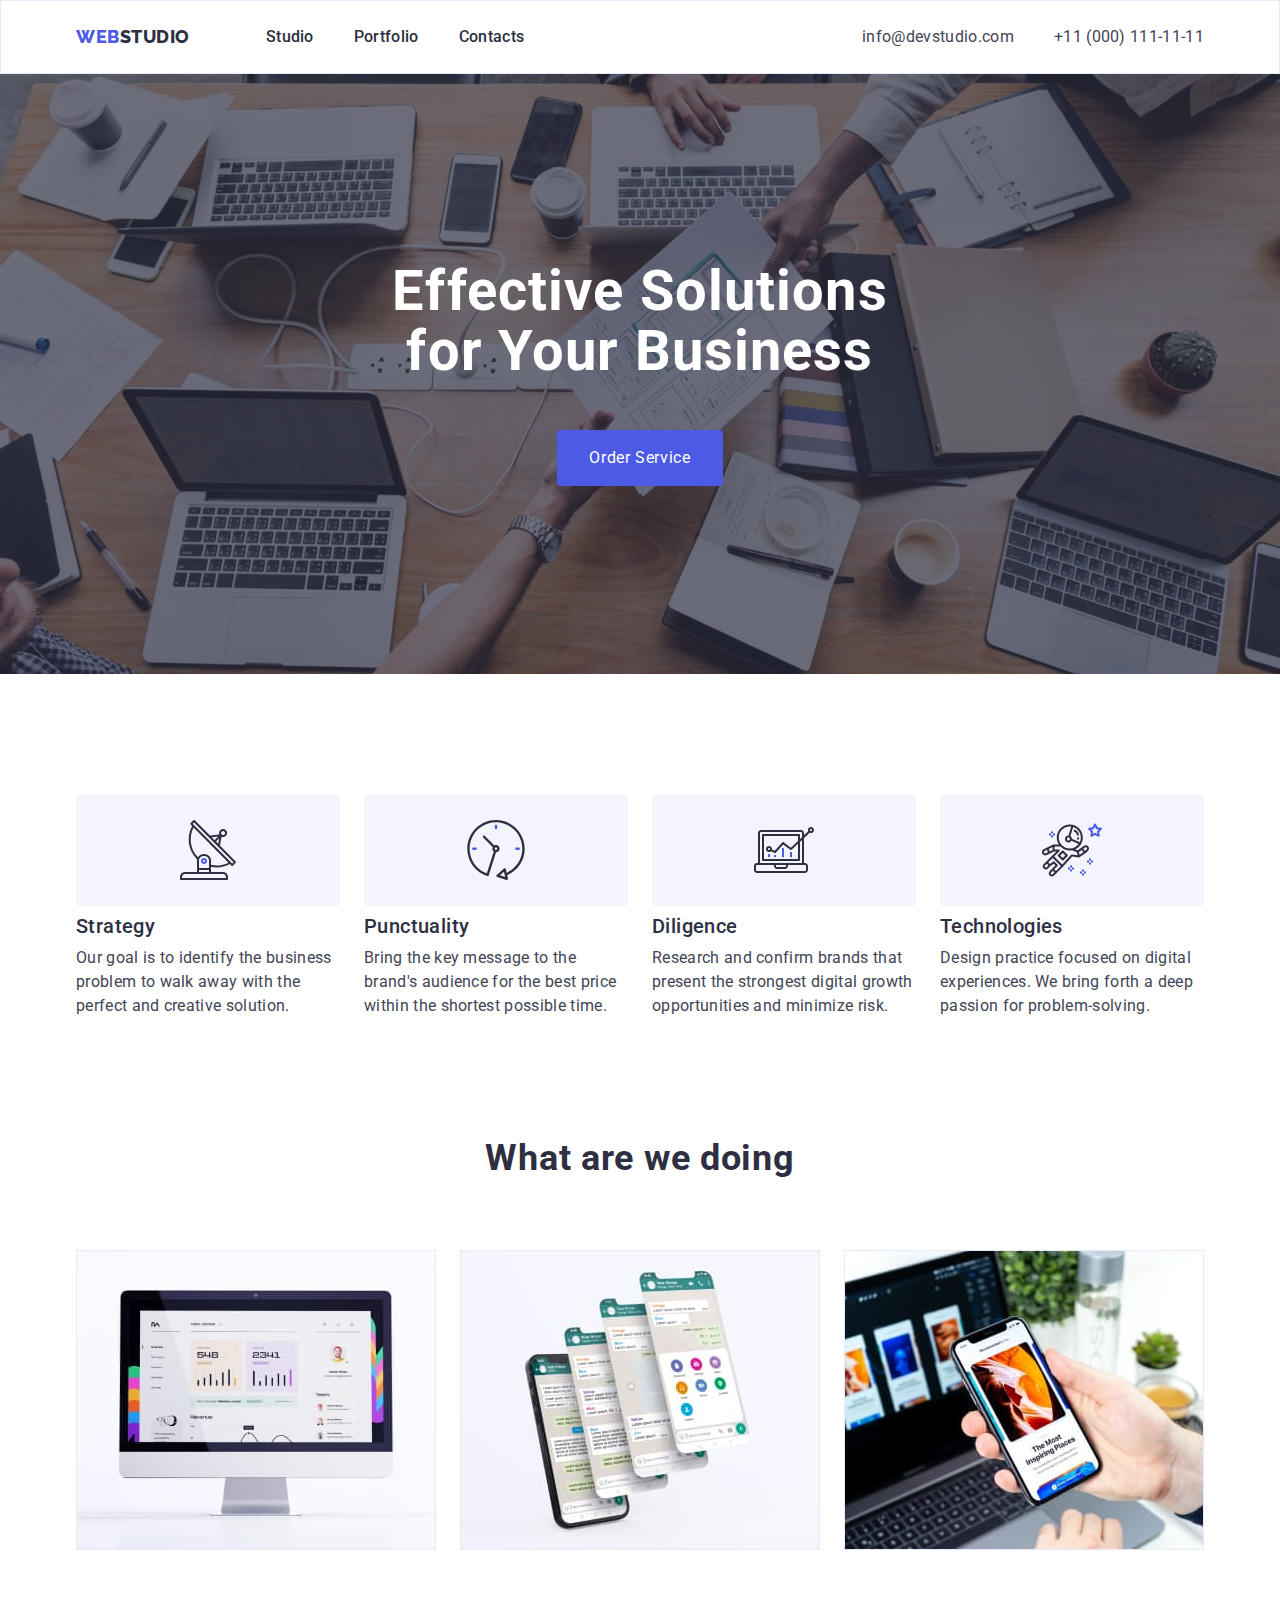
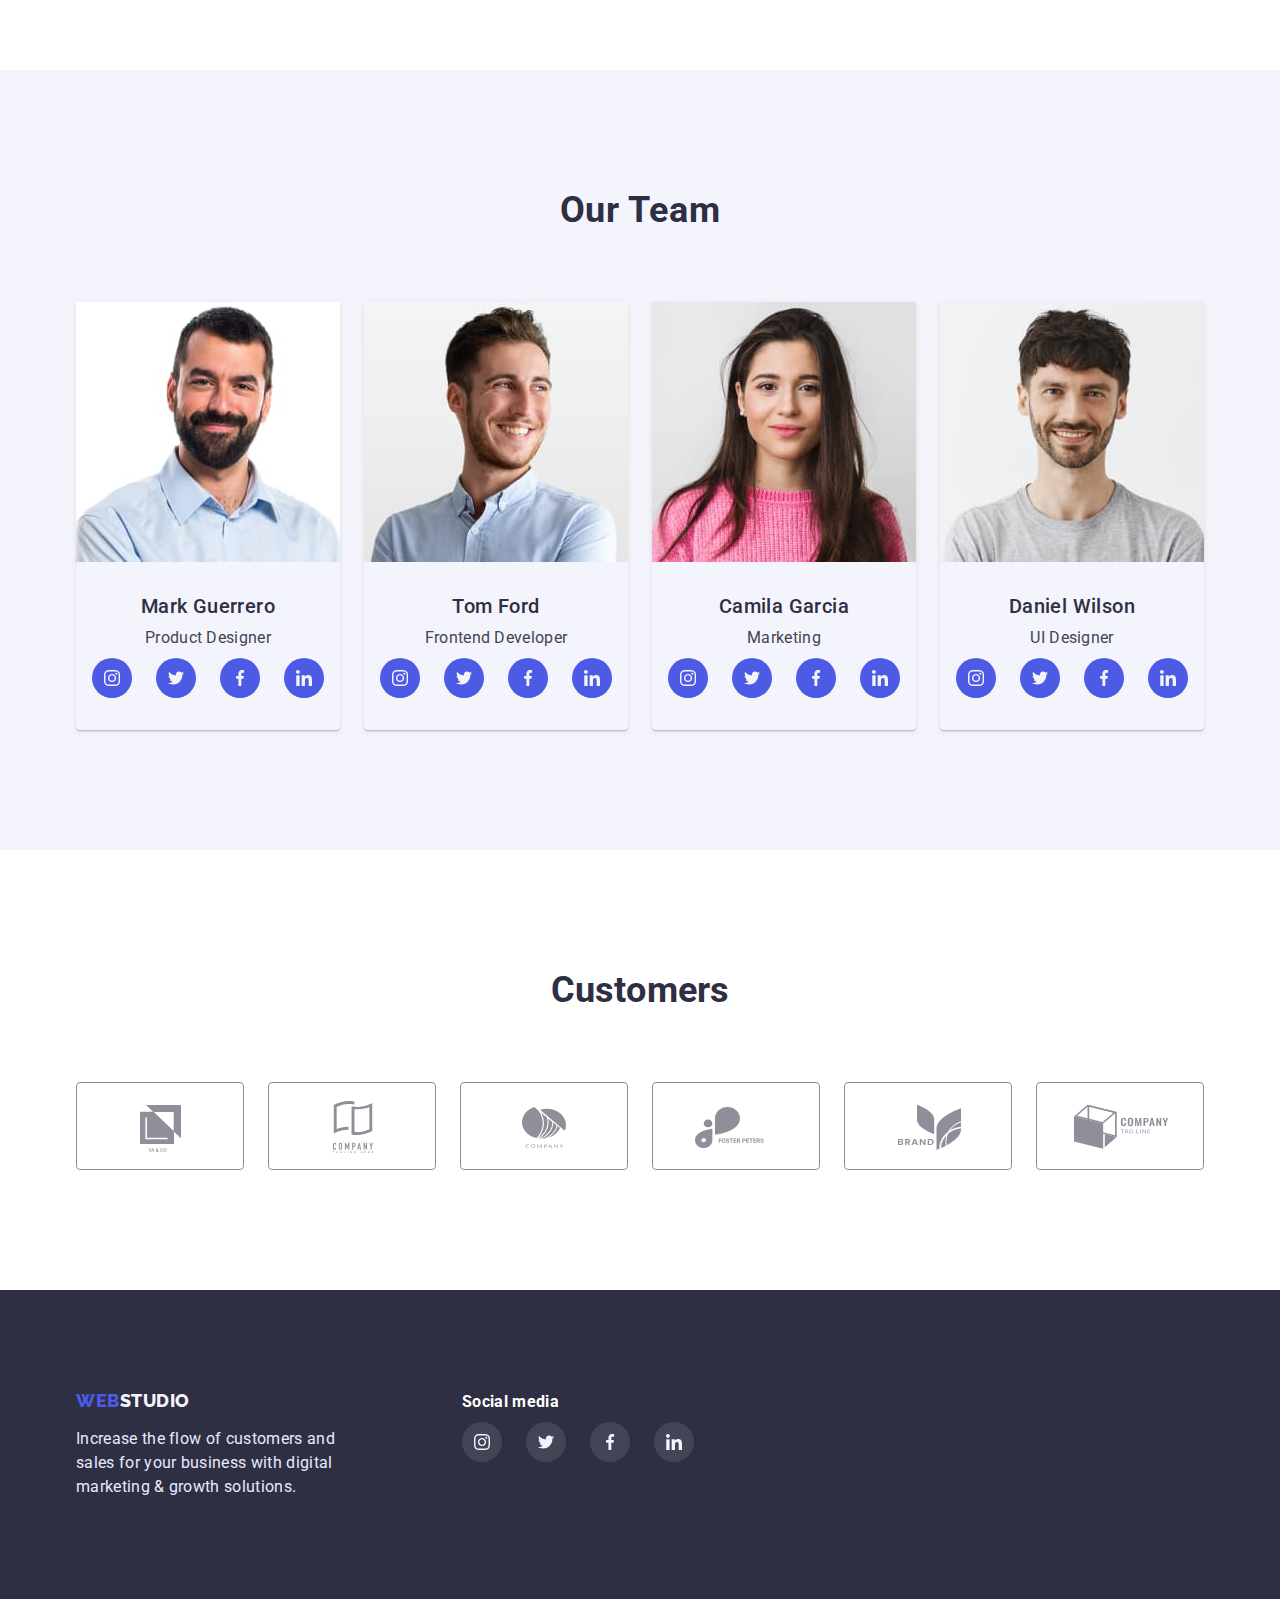
<file: index.html>
<!DOCTYPE html>
<html lang="en">

<head>
    <meta charset="UTF-8">
    <meta http-equiv="X-UA-Compatible" content="IE=edge">
    <meta name="viewport" content="width=device-width, initial-scale=1.0">
    <link rel="stylesheet"
        href="https://cdnjs.cloudflare.com/ajax/libs/modern-normalize/1.0.0/modern-normalize.min.css">
    <link rel="preconnect" href="https://fonts.googleapis.com">
    <link rel="preconnect" href="https://fonts.gstatic.com" crossorigin>
    <link
        href="https://fonts.googleapis.com/css2?family=Raleway:wght@800&family=Roboto:ital,wght@0,500;0,700;0,900;1,400&display=swap"
        rel="stylesheet">
    <title>WebStudio</title>
    <link rel="stylesheet" href="./CSS/style.css">

<body>
    <header class="header">
        <div class="container">
            <div class="header-container">
                <nav class="header-nav">
                    <a class="logo" href=" ./index.html"><span class="nameone">Web</span>Studio</a>

                    <ul class="navilinks">
                        <li>
                            <a href="index.html">Studio</a>
                        </li>
                        <li>
                            <a href="portfolio.html">Portfolio</a>
                        </li>
                        <li>
                            <a href="">Contacts</a>
                        </li>

                    </ul>
                </nav>
                <address>
                    <ul class="address">
                        <li>
                            <a href="mailto:info@devstudio.com"> info@devstudio.com </a>
                        </li>
                        <li>
                            <a href="tel:+110001111111">+11 (000) 111-11-11</a>
                        </li>
                    </ul>
                </address>
            </div>
        </div>
    </header>
    <main>

        <section class="hero">
            <div class="container">
                <h1 class="hero-title">Effective Solutions for Your Business</h1>
                <button class="orderbut" type="button ">Order Service</button>
            </div>
        </section>

        <section class="section-title">
            <div class="container">

                <!-- <h2>Strategy</h2> -->
                <ul class="title-container">
                    <li class="title-row">
                        <div class="title-box">
                            <svg class="title-icon">
                                <use href=" ./images/icons.svg#icon-antenna-1"></use>
                            </svg>
                        </div>
                        <h3 class=" title-name">Strategy</h3>
                        <p class="title-about">
                            Our goal is to identify the business problem to walk away with the perfect and
                            creative
                            solution.
                        </p>
                    </li>

                    <li class="title-row">
                        <div class="title-box">
                            <svg class="title-icon">
                                <use href=" ./images/icons.svg#icon-clock-1"></use>
                            </svg>
                        </div>
                        <h3 class="title-name">Punctuality</h3>
                        <p class="title-about">
                            Bring the key message to the brand's audience for the best price within the shortest
                            possible
                            time.
                        </p>
                    </li>

                    <li class="title-row">
                        <div class="title-box">
                            <svg class="title-icon">
                                <use href=" ./images/icons.svg#icon-diagram-1"></use>
                            </svg>
                        </div>
                        <h3 class="title-name">Diligence</h3>
                        <p class="title-about">
                            Research and confirm brands that present the strongest digital growth opportunities and
                            minimize
                            risk.
                        </p>
                    </li>

                    <li class="title-row">
                        <div class="title-box">
                            <svg class="title-icon">
                                <use href=" ./images/icons.svg#icon-astronaut-1"></use>
                            </svg>
                        </div>
                        <h3 class="title-name">Technologies</h3>
                        <p class="title-about">
                            Design practice focused on digital experiences. We bring forth a deep passion for
                            problem-solving.
                        </p>

                    </li>

                </ul>

            </div>
        </section>
        <section class="section-photo">
            <div class="container">
                <div class="photo">
                    <h2 class="about-job"> What are we doing </h2>

                    <ul class="photo-title">
                        <li class="image-title">
                            <img src="./images/photo71.jpg" alt="computer" width="360" height="300">
                        </li>
                        <li class="image-title">
                            <img src="./images/photo72.jpg" alt="messenger" width="360" height="300">
                        </li>
                        <li class="image-title">
                            <img src="./images/photo73.jpg" alt="phone" width="360" height="300">
                        </li>
                    </ul>
                </div>
            </div>

        </section>
        <section class="section-team">
            <div class="container">
                <h2 class="our-team">Our Team</h2>
                <ul class="team-class">
                    <li class="team-photo">
                        <img src="./images/mark.jpg" alt="mark" width="264" height="260">
                        <h3 class="team-name">Mark Guerrero</h3>
                        <p class="team-job">
                            Product Designer
                        </p>
                        <ul class="social-list">
                            <li class="social-item">
                                <a class="social-link" href="#">
                                    <svg class="social-icon">
                                        <use href="./images/icons.svg#icon-instagram-2"></use>
                                    </svg>
                                </a>
                            </li>
                            <li class="social-item">
                                <a class="social-link" href="#">
                                    <svg class="social-icon">
                                        <use href="./images/icons.svg#icon-twitter-1"></use>
                                    </svg>
                                </a>
                            </li>
                            <li class="social-item">
                                <a class="social-link" href="#">
                                    <svg class="social-icon">
                                        <use href="./images/icons.svg#icon-facebook-1"></use>
                                    </svg>
                                </a>
                            </li>
                            <li class="social-item">
                                <a class="social-link" href="#">
                                    <svg class="social-icon">
                                        <use href="./images/icons.svg#icon-linkedin-1"></use>
                                    </svg>
                                </a>
                            </li>
                        </ul>
                    </li>

                    <li class="team-photo">
                        <img src="./images/tom.jpg" alt="tom" width="264" height="260">
                        <h3 class="team-name"> Tom Ford </h3>
                        <p class="team-job">
                            Frontend Developer
                        </p>
                        <ul class="social-list">
                            <li class="social-item">
                                <a class="social-link" href="#">
                                    <svg class="social-icon">
                                        <use href="./images/icons.svg#icon-instagram-2"></use>
                                    </svg>
                                </a>
                            </li>
                            <li class="social-item">
                                <a class="social-link" href="#">
                                    <svg class="social-icon">
                                        <use href="./images/icons.svg#icon-twitter-1"></use>
                                    </svg>
                                </a>
                            </li>
                            <li class="social-item">
                                <a class="social-link" href="#">
                                    <svg class="social-icon">
                                        <use href="./images/icons.svg#icon-facebook-1"></use>
                                    </svg>
                                </a>
                            </li>
                            <li class="social-item">
                                <a class="social-link" href="#">
                                    <svg class="social-icon">
                                        <use href="./images/icons.svg#icon-linkedin-1"></use>
                                    </svg>
                                </a>
                            </li>
                        </ul>
                    </li>
                    <li class="team-photo">
                        <img src="./images/camila.jpg" alt="camila" width="264" height="260">
                        <h3 class="team-name">Camila Garcia</h3>
                        <p class="team-job">
                            Marketing
                        </p>
                        <ul class="social-list">
                            <li class="social-item">
                                <a class="social-link" href="#">
                                    <svg class="social-icon">
                                        <use href="./images/icons.svg#icon-instagram-2"></use>
                                    </svg>
                                </a>
                            </li>
                            <li class="social-item">
                                <a class="social-link" href="#">
                                    <svg class="social-icon">
                                        <use href="./images/icons.svg#icon-twitter-1"></use>
                                    </svg>
                                </a>
                            </li>
                            <li class="social-item">
                                <a class="social-link" href="#">
                                    <svg class="social-icon">
                                        <use href="./images/icons.svg#icon-facebook-1"></use>
                                    </svg>
                                </a>
                            </li>
                            <li class="social-item">
                                <a class="social-link" href="#">
                                    <svg class="social-icon">
                                        <use href="./images/icons.svg#icon-linkedin-1"></use>
                                    </svg>
                                </a>
                            </li>
                        </ul>
                    </li>
                    <li class="team-photo">
                        <img src="./images/daniel.jpg" alt="daniel" width="264" height="260">
                        <h3 class="team-name">Daniel Wilson</h3>
                        <p class="team-job">
                            UI Designer
                        </p>
                        <ul class="social-list">
                            <li class="social-item">
                                <a class="social-link" href="#">
                                    <svg class="social-icon">
                                        <use href="./images/icons.svg#icon-instagram-2"></use>
                                    </svg>
                                </a>
                            </li>
                            <li class="social-item">
                                <a class="social-link" href="#">
                                    <svg class="social-icon">
                                        <use href="./images/icons.svg#icon-twitter-1"></use>
                                    </svg>
                                </a>
                            </li>
                            <li class="social-item">
                                <a class="social-link" href="#">
                                    <svg class="social-icon">
                                        <use href="./images/icons.svg#icon-facebook-1"></use>
                                    </svg>
                                </a>
                            </li>
                            <li class="social-item">
                                <a class="social-link" href="#">
                                    <svg class="social-icon">
                                        <use href="./images/icons.svg#icon-linkedin-1"></use>
                                    </svg>
                                </a>
                            </li>
                        </ul>
                    </li>
                </ul>
            </div>
        </section>
        <section class="section-customers">
            <div class="container">
                <h2 class="customers-title"> Customers </h2>
                <ul class="customers-box">
                    <li class="customers-row">
                        <a class="customers-link" href="#">
                            <svg class="customers-icon">
                                <use href=" ./images/icons.svg#icon-yago"></use>
                            </svg>
                        </a>

                    </li>
            
                    <li class="customers-row">
                        <a class="customers-link" href="#">

                            <svg class="customers-icon">
                                <use href=" ./images/icons.svg#icon-company"></use>
                            </svg>
                        </a>
                    </li>
                    <li class="customers-row">
                        <a class="customers-link" href="#">

                            <svg class="customers-icon">
                                <use href=" ./images/icons.svg#icon-com"></use>
                            </svg>
                        </a>

                    </li>
                    <li class="customers-row">
                        <a class="customers-link" href="#">

                            <svg class="customers-icon">
                                <use href=" ./images/icons.svg#icon-foster"></use>
                            </svg>
                        </a>

                    </li>
                    <li class="customers-row">
                        <a class="customers-link" href="#">

                            <svg class="customers-icon">
                                <use href=" ./images/icons.svg#icon-brand"></use>
                            </svg>
                        </a>

                    </li>
                    <li class="customers-row">
                        <a class="customers-link" href="#">

                            <svg class="customers-icon">
                                <use href=" ./images/icons.svg#icon-tagline"></use>
                            </svg>
                        </a>

                    </li>

                    </li>
                </ul>
            </div>
        </section>

    </main>
    <footer class="foot">
        <div class="container">
            <div class="footer">
                <div class="logo-box">
                    <a class="footer-logo" href=" ./index.html"><span class="footer-name">Web</span>Studio</a>
                    <p class="foter-item">Increase the flow of customers and sales for your business with digital
                        marketing &
                        growth
                        solutions.</p>
                </div>
                <div>
                    <h3 class="footer-social-item"> Social media </h3>
                    <ul class="footer-social-list">
                        <li class="footer-social-row">
                            <a class="footer-social-link" href="#">
                                <svg class="footer-social-icon">
                                    <use href="./images/icons.svg#icon-instagram-2"></use>
                                </svg>
                            </a>
                        </li>
                        <li class="footer-social-row">
                            <a class="footer-social-link" href="#">
                                <svg class="footer-social-icon">
                                    <use href="./images/icons.svg#icon-twitter-1"></use>
                                </svg>
                            </a>
                        </li>
                        <li class="footer-social-row">
                            <a class="footer-social-link" href="#">
                                <svg class="footer-social-icon">
                                    <use href="./images/icons.svg#icon-facebook-1"></use>
                                </svg>
                            </a>
                        </li>
                        <li class="footer-social-row">
                            <a class="footer-social-link" href="#">
                                <svg class="footer-social-icon">
                                    <use href="./images/icons.svg#icon-linkedin-1"></use>
                                </svg>
                            </a>
                        </li>

                </div>
            </div>
        </div>
    </footer>

</body>

</html>
</file>
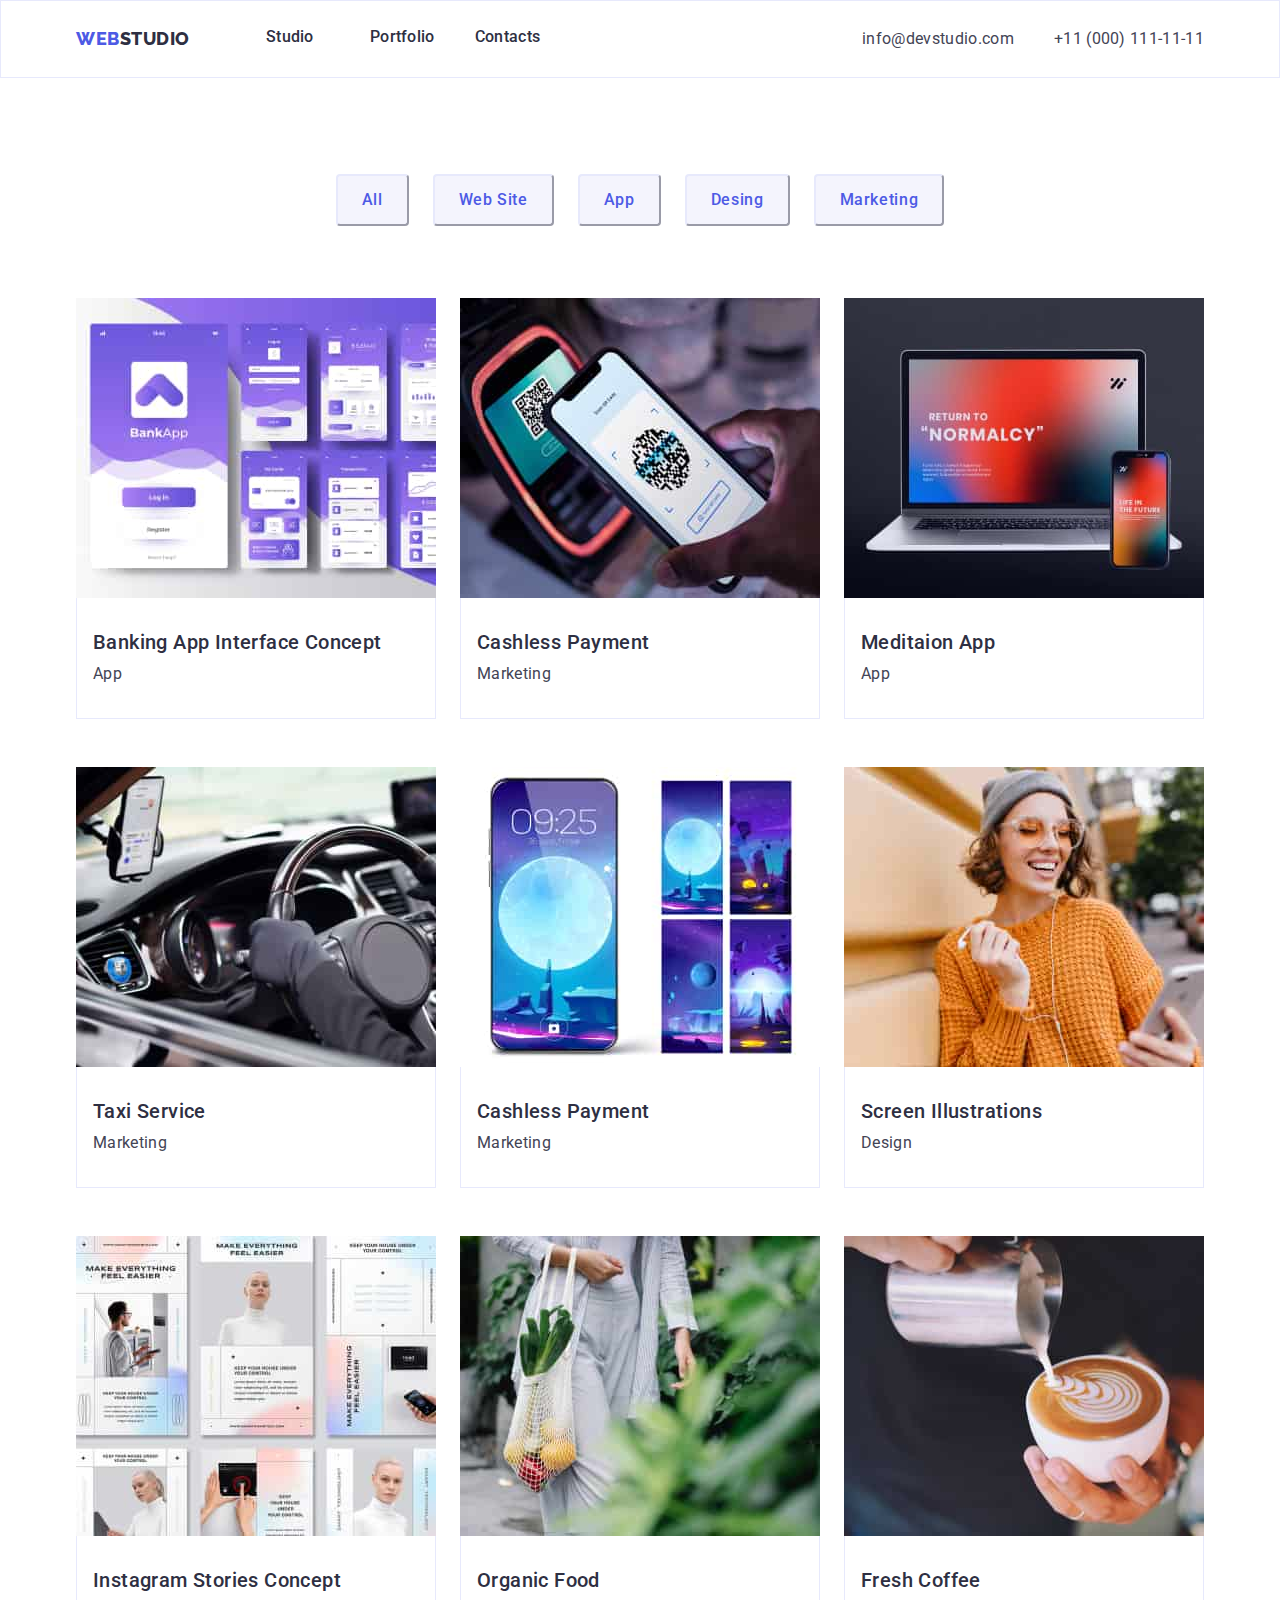
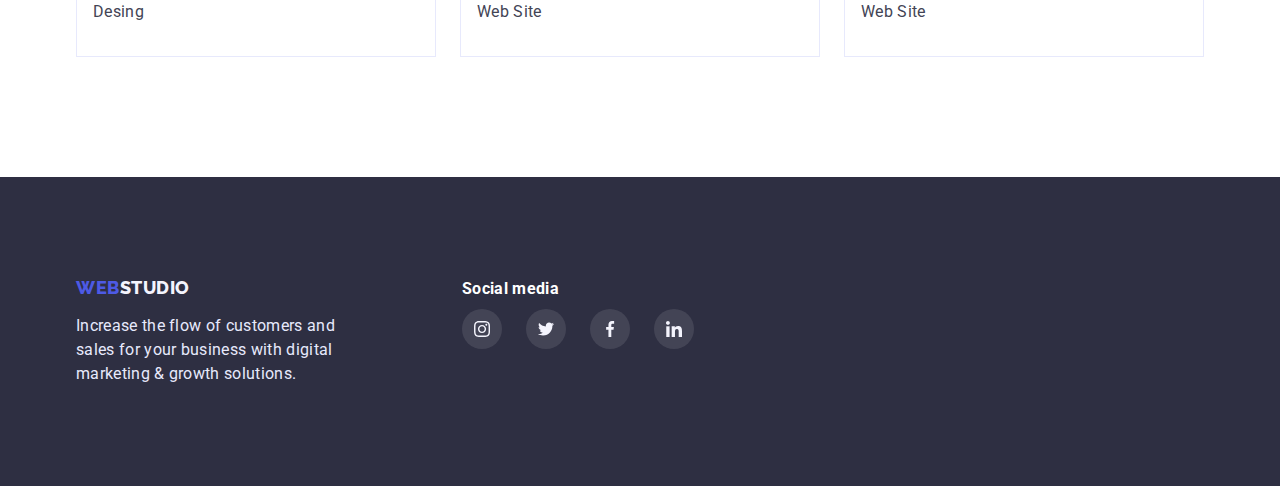
<file: portfolio.html>
<!DOCTYPE html>
<html lang="en">

<head>
    <meta charset="UTF-8">
    <meta http-equiv="X-UA-Compatible" content="IE=edge">
    <meta name="viewport" content="width=device-width, initial-scale=1.0">
    <link rel="stylesheet"
        href="https://cdnjs.cloudflare.com/ajax/libs/modern-normalize/1.0.0/modern-normalize.min.css">
    <link rel="preconnect" href="https://fonts.googleapis.com">
    <link rel="preconnect" href="https://fonts.gstatic.com" crossorigin>
    <link
        href="https://fonts.googleapis.com/css2?family=Raleway:wght@800&family=Roboto:ital,wght@0,500;0,700;0,900;1,400&display=swap"
        rel="stylesheet">
    <title>Portfolio</title>
    <link rel="stylesheet" href="./CSS/style.css">
</head>

<body>
    <header class="header">
        <div class="container">
            <div class="header-container">
                <nav class="header-nav">
                    <a class="logo" href=" ./index.html"><span class="nameone">Web</span>Studio</a>

                    <ul class="navilinks">
                        <li class="navi-row">
                            <a href="index.html">Studio</a>
                        </li>
                        <li class="navi-row">
                            <a href="portfolio.html">Portfolio</a>
                        </li>
                        <li class="navi-row">
                            <a class="contact-link" href="">Contacts</a>
                        </li>

                    </ul>
                </nav>
                <address>
                    <ul class="address">
                        <li>
                            <a href="mailto:info@devstudio.com"> info@devstudio.com </a>
                        </li>
                        <li>
                            <a href="tel:+110001111111">+11 (000) 111-11-11</a>
                        </li>
                    </ul>

                </address>
            </div>
        </div>
    </header>
    <main>
        <section class="section-rows">
            <div class="container">


                <!-- <h1>Filters</h1> -->
                <ul class="buttons">
                    <li> <button class="btn" type="button">All</button> </li>
                    <li>  <button class="btn" type="button">Web Site</button></li>
                    <li>  <button class="btn" type="button">App</button> </li>
                    <li> <button class="btn" type="button">Desing</button> </li>
                    <li> <button class="btn" type="button">Marketing</button> </li>
                </ul>
                <ul class="servises">
                    <li class="servises-photo">
                    <a class="servises-link" href="">
                  <img src="./images/1.1.jpg" alt="banking" width="360">
                        <div class="servises-items">
                            <h2> Banking App Interface Concept </h2>
                            <p>
                                App
                            </p>
                        </div>
                    </a>
                    </li>
                    <li class="servises-photo">
                        <a class="servises-link" href="">
                        <img src="./images/1.2.jpg" alt="payment" width="360">
                        <div class="servises-items">
                            <h2> Cashless Payment </h2>
                            <p>
                                Marketing
                            </p>
                        </div>
                        </a>
                    </li>
                    <li class="servises-photo">
                        <a class="servises-link" href="">
                        <img src="./images/1.3.jpg" alt="laptop" width="360">
                        <div class="servises-items">
                            <h2>Meditaion App</h2>
                            <p>App</p>
                        </div>
                        </a>
                    </li>


                    <li class="servises-photo">
                        <a class="servises-link" href="">
                        <img src="./images/2.1.jpg" alt="taxi" width="360">
                        <div class="servises-items">
                            <h2> Taxi Service </h2>
                            <p>
                                Marketing
                            </p>
                        </div>
                        </a>
                    </li>
                    <li class="servises-photo">
                        <a class="servises-link" href="">
                        <img src="./images/2.2.jpg" alt="messenger" width="360">
                        <div class="servises-items">
                            <h2> Cashless Payment </h2>
                            <p>
                                Marketing
                            </p>
                        </div>
                        </a>
                    </li>
                    <li class="servises-photo">
                        <a class="servises-link" href="">
                        <img src="./images/2.3.jpg" alt="screen" width="360">
                        <div class="servises-items">
                            <h2>Screen Illustrations</h2>
                            <p>Design</p>
                        </div>
                        </a>
                    </li>


                    <li class="servises-photo">
                        <a class="servises-link" href="">
                        <img src="./images/3.1.jpg" alt="insta" width="360">
                        <div class="servises-items">
                            <h2>Instagram Stories Concept </h2>
                            <p>
                                Desing
                            </p>
                        </div>
                        </a>
                    </li>
                    <li class="servises-photo">
                        <a class="servises-link" href="">
                        <img src="./images/3.2.jpg" alt="food" width="360">
                        <div class="servises-items">
                            <h2> Organic Food </h2>
                            <p>
                                Web Site
                            </p>
                            </div>
                        </a>
                    </li>
                    <li class="servises-photo">
                        <a class="servises-link" href="">
                        <img src="./images/3.3.jpg" alt="coffe" width="360">
                        <div class="servises-items">
                            <h2>Fresh Coffee</h2>
                            <p>Web Site</p>
                        </div>
                        </a>
                    </li>
                </ul>
            </div>
        </section>
    </main>
    <footer class="foot">
        <div class="container">
            <div class="footer">
                <div class="logo-box">
                    <a class="footer-logo" href=" ./index.html"><span class="footer-name">Web</span>Studio</a>
                    <p class="foter-item">Increase the flow of customers and sales for your business with digital
                        marketing &
                        growth
                        solutions.</p>
                </div>
                <div>
                    <h3 class="footer-social-item"> Social media </h3>
                    <ul class="footer-social-list">
                        <li class="footer-social-row">
                            <a class="footer-social-link" href="#">
                                <svg class="footer-social-icon">
                                    <use href="./images/icons.svg#icon-instagram-2"></use>
                                </svg>
                            </a>
                        </li>
                        <li class="footer-social-row">
                            <a class="footer-social-link" href="#">
                                <svg class="footer-social-icon">
                                    <use href="./images/icons.svg#icon-twitter-1"></use>
                                </svg>
                            </a>
                        </li>
                        <li class="footer-social-row">
                            <a class="footer-social-link" href="#">
                                <svg class="footer-social-icon">
                                    <use href="./images/icons.svg#icon-facebook-1"></use>
                                </svg>
                            </a>
                        </li>
                        <li class="footer-social-row">
                            <a class="footer-social-link" href="#">
                                <svg class="footer-social-icon">
                                    <use href="./images/icons.svg#icon-linkedin-1"></use>
                                </svg>
                            </a>
                        </li>

                </div>
            </div>
        </div>
    </footer>

</body>

</html>
</file>
<file: CSS/style.css>
:root {
    --color-body: #ffff;
    --color-primery: #2E2F42;
    --color-secondary: #434455;
    --color-brand: #4D5AE5;
    --color-firstlight: #F4F4FD;
    --color-secondlight: #E7E9FC;
    --color-withlight: #ffff;
    --color-pressed: #404bbf;
    --color-border: #E7E9FC;
    --color-button-footer:#31D0AA;
    --color-customers-border: #8E8F99;
   
}

body {
    font-family: Roboto, sans-serif;

    color: var(--color-primery)
}

p,
h1,
h2,
h3,
h4,
h5,
h6 {
    margin-top: 0;
    margin-bottom: 0;
}

ul {
    text-decoration: none;
    list-style: none;
    margin: 0;
    padding: 0;
}

img {
    display: block;
}

/* li { 
    list-style: none;
    margin: 0;
    padding: 0;
    text-decoration: none;
}*/

.section-title {
    padding-bottom: 120px;
    padding-top: 120px;
}

.section-team {
    padding-bottom: 120px;
    padding-top: 120px;
}
.section-photo {
    padding-bottom: 120px;
}
.section-customers {
    padding-top: 120px;
    padding-bottom: 120px;
}

.container {
    max-width: 1158px;
    width: 100%;
    margin: 0 auto;
    padding: 0 15px;

}

/*header*/
.header {
    border: 1px solid var(--color-border);
}

.logo {
    font-family: Raleway, sans-serif;
    text-decoration: none;
    color: var(--color-primery);
    font-size: 18px;
    font-weight: 800;
    text-transform: uppercase;
    letter-spacing: 0.03em;
    line-height: 1.333;

}

.nameone {
    color: var(--color-brand);
}



.navilinks {
    color: var(--color-primery);
    font-size: 16px;
    font-weight: 500;
    line-height: 1.5;
    letter-spacing: 0.02em;
    display: flex;
    align-items: center;
    gap: 40px;
    padding: 24px 0;
    ;
}



.navilinks a {
    color: var(--color-primery);
    text-decoration: none;
    font-size: 16px;
    line-height: 1.5;
    letter-spacing: 0.02em;

}
.navi-row ::after {
   content: ''; 
   width: 64px;
   height: 4px;
   display: block;
   border-radius: 4px;
   color: var(--color-pressed);
}

.navilinks a:hover {
    color: var(--color-brand);
}

.address {
    display: flex;
    align-items: center;
    gap: 40px;
}


.address a {
    color: var(--color-secondary);
    font-size: 16px;
    font-style: normal;
    text-decoration: none;
    line-height: 1.5;
    letter-spacing: 0.02em;
}

.address a:hover {
    color: var(--color-brand);
}


.header-container {
    display: flex;
    align-items: center;
    gap: 40px;
}

.header-nav {
    display: flex;
    align-items: center;
    gap: 76px;
    flex-grow: 1;
}

/*hero section*/

.hero-title {
    font-size: 56px;
    color: var(--color-withlight);
    width: 496px;
    line-height: 1.071;
    letter-spacing: 0.02em;
    text-align: center;
    margin: 0 auto;
    margin-bottom: 48px;
}


.hero {

   background-size: 1440px;
    padding-top: 188px;
    padding-bottom: 188px;
    text-align: center;
    background-image:
        linear-gradient(rgba(46, 47, 66, 0.7), rgba(46, 47, 66, 0.7)),
        url(../images/herophoto.jpg);
    background-repeat: no-repeat;
    background-position: center;



}



.orderbut {
    color: var(--color-withlight);
    background-color: var(--color-brand);
    cursor: pointer;
    border-radius: 4px;
    font-family: Roboto, sans-serif;
    font-size: 16px;
    line-height: 1.5;
    letter-spacing: 0.04em;
    text-align: center;
    padding: 16px 32px;
    border: none;


}

.orderbut:hover {
    background-color: var(--color-pressed);
}

.orderbut:focus {
    background-color: var(--color-pressed);
}

/*main title section*/

.title-name {
    font-weight: 500;
    font-size: 20px;
    line-height: 1.2;
    letter-spacing: 0.02em;
    color: var(--color-primery);
    padding-bottom: 8px;

}

.title-about {
    font-size: 16px;
    line-height: 1.5;
    letter-spacing: 0.02em;
    color: var(--color-secondary);
}

.title-container {
    display: flex;
    gap: 24px;
    justify-content: center;
    flex-basis:calc((100% - 3 * 24px) / 4) ;

}

.title-box {
    width: 264px;
    height: 112px;
    background-color: var(--color-firstlight);
    display: flex;
    justify-content: center;
    align-items: center;
    border-radius: 4px;
    margin-bottom: 8px;
}

.title.row:not(:last-child) {
    margin-right: 24px;
}

.title-icon {
    fill: var(--color-primery);
    width: 60px;
    height: 64px;
}


/*photo section*/

.about-job {
    font-size: 36px;
    line-height: 1.111;
    letter-spacing: 0.02em;
    color: var(--color-primery);
    text-align: center;
    margin-bottom: 72px;
}

.photo-title {
    display: flex;
    gap: 24px;
    align-items: center;
    justify-content: center
}

.image-title {
    flex-basis: calc((100%-2 * 24px) / 3);


}

/*team section*/

/*
.team {
    background-color: var(--color-firstlight);

} */

.our-team {
    font-size: 36px;
    line-height: 1.111;
    letter-spacing: 0.02em;
    text-align: center;
    margin-bottom: 72px;

}

.team-name {
    font-weight: 500;
    font-size: 20px;
    line-height: 1.2;
    letter-spacing: 0.02em;
    color: var(--color-primery);
    text-align: center;
    padding-top: 32px;
    padding-bottom: 8px;
    ;
}

.team-job {
    font-size: 16px;
    line-height: 1.5;
    letter-spacing: 0.02em;
    color: var(--color-secondary);
    text-align: center;
    padding-bottom: 8px;
}




.team-class {
    display: flex;
    gap: 24px;
    justify-content: center;


}



.team-photo {
    flex-basis: calc((100%-3*24px)/4);
    border-radius: 0px 0px 4px 4px;
    box-shadow: 0px 1px 6px rgba(46, 47, 66, 0.08),
        0px 1px 1px rgba(46, 47, 66, 0.16),
        0px 2px 1px rgba(46, 47, 66, 0.08);
}

/*social*/

.social-item {
    width: 40px;
    height: 40px;
}

.social-link {
    width: 100%;
    height: 100%;
    background-color: var(--color-brand);
    display: flex;
    align-items: center;
    justify-content: center;
    border-radius: 50%;
}

.social-link:hover {
    /* fill: var(--color-pressed); */
    background-color: var(--color-pressed);
}
.social-link:focus {
    background-color: var(--color-pressed);
}


.social-list {
    padding-bottom: 32px;
    display: flex;
    gap: 24px;
    padding-left: 16px;
    padding-right: 16px;


}

.social-icon {
    /*display: block;*/
    width: 16px;
    height: 16px;
    fill: var(--color-firstlight);

}




.section-team {
    background-color: var(--color-firstlight);
}

/*footer section*/

.foot {
    background-color: var(--color-primery);
    padding-top: 100px;
    padding-bottom: 100px;
}

.foter-item {
    padding-top: 16px;
    width: 266px;
    font-size: 16px;
    line-height: 1.5;
    letter-spacing: 0.02em;
    color: var(--color-secondlight);

}



.footer-logo {
    font-family: Raleway, sans-serif;
    text-decoration: none;
    color: var(--color-firstlight);
    font-size: 18px;
    font-weight: 800;
    letter-spacing: 0.03em;
    line-height: 1.174;
    text-transform: uppercase;

}

.footer-name {
    color: var(--color-brand);
    text-transform: uppercase;
    font-size: 18px;
    font-weight: 800;
    letter-spacing: 0.03em;
    line-height: 1.174;
}

.footer {
    display: flex;
}
.logo-box {
    margin-right: 120px;
}

.footer-social-item {
    color: var(--color-withlight);
    font-size: 16px;
    line-height: 1.5;
    letter-spacing: 0.02em;
    margin-bottom: 8px;

}

.footer-social-row {
    width: 40px;
    height: 40px;
}




.footer-social-link {
    width: 100%;
    height: 100%;
    background-color: var(--color-primery);
    background: rgba(255, 255, 255, 0.1);
    display: flex;
    align-items: center;
    justify-content: center;
    border-radius: 50%;
}
.footer-social-link:hover,
.footer-social-link:focus {
background-color: var(--color-button-footer);
}

.footer-social-list {
    display: flex;
    gap: 24px;
    justify-content: right;


}

.footer-social-icon {
    width: 16px;
    height: 16px;
    fill: var(--color-firstlight);
}


/*section buttons rows*/

.buttons li {
    font-family: Roboto, sans-serif;
}

.buttons {
    display: flex;
    gap: 24px;
    justify-content: center;

}

.btn {
    font-size: 16px;
    font-weight: 500;
    background-color: var(--color-firstlight);
    border-radius: 4px;
    border-color: var(--color-secondlight);
    cursor: pointer;
    font-family: roboto;
    color: var(--color-brand);
    line-height: 1.5;
    letter-spacing: 0.04em;
    padding: 12px 24px;

}

.btn:hover,
.btn:focus {
    background-color: var(--color-brand);
    color: var(--color-withlight);
    box-shadow: 0px 3px 1px rgba(0, 0, 0, 0.1), 0px 2px 1px rgba(0, 0, 0, 0.08), 0px 2px 2px rgba(0, 0, 0, 0.12);
}


.section-rows {
    padding-top: 96px;
    padding-bottom: 120px;
}

.section-rows h2 {
    font-weight: 500;
    font-size: 20px;
    line-height: 1.2;
    letter-spacing: 0.02em;
    color: var(--color-primery);
    margin-bottom: 8px;
   
}

.section-rows p {
    font-size: 16px;
    line-height: 1.5;
    letter-spacing: 0.02em;
    color: var(--color-secondary);
}

/*customers*/

.customers-title {
    font-size: 36px;
    line-height: 1.111;
    letter-spacing: 0.002em;
    color: var(--color-primery);
    text-align: center;
    margin-bottom: 72px;

}

.customers-box {
    display: flex;
    gap: 24px;
    justify-content: center;
    align-content: center;
}

.customers-row {
    width: 168px;
    height: 88px;
}


.customers-link {
    width: 100%;
    height: 100%;
    border-radius: 4px;
    border: 1px solid var(--color-customers-border);
    color: var(--color-customers-border);
    display: flex;
    align-items: center;
    justify-content: center;
}

.customers-link:hover,
.customers-link:focus {
    border: 1px solid var(--color-pressed);
    color: var(--color-pressed);
}


.customers-icon {
    width: 104px;
    height: 56px;
    fill: currentColor;
  
}

/*servises section*/

.servises {
    margin-top: 72px;
    display: flex;
    gap: 48px 24px;
    flex-wrap: wrap;
}

.servises-photo {
    display: flex;
    flex-basis: calc((100% - 2 * 24px) / 3);


}

.servises-items {
    text-align: left;
    border-left: 1px solid var(--color-border);
    border-right: 1px solid var(--color-border);
    border-bottom: 1px solid var(--color-border);
    padding: 32px 0 32px 16px;
 
}
.servises-link {
    text-decoration: none;
    display: block;
}

.servises-link:hover  {
    box-shadow: 0px 1px 6px rgba(46, 47, 66, 0.08),
    0px 1px 1px rgba(46, 47, 66, 0.16),
    0px 2px 1px rgba(46, 47, 66, 0.08);
}
</file>
